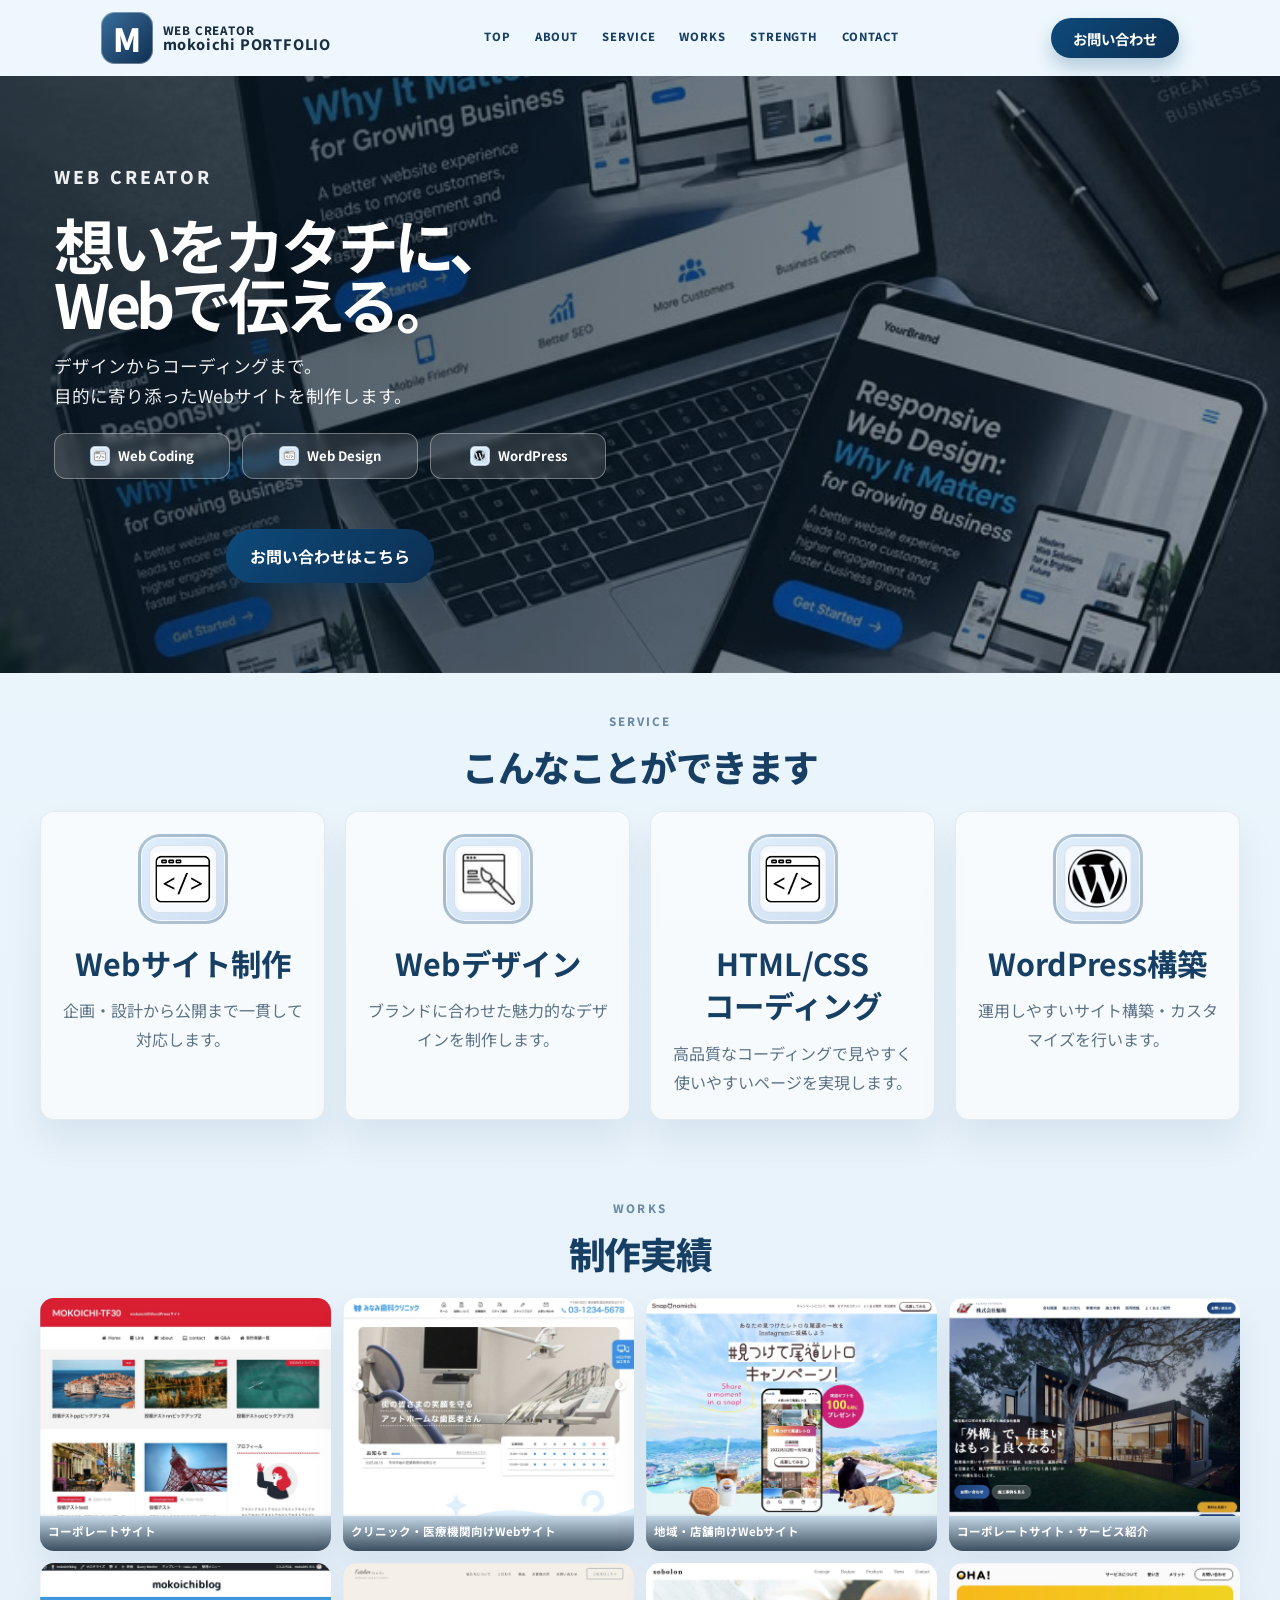
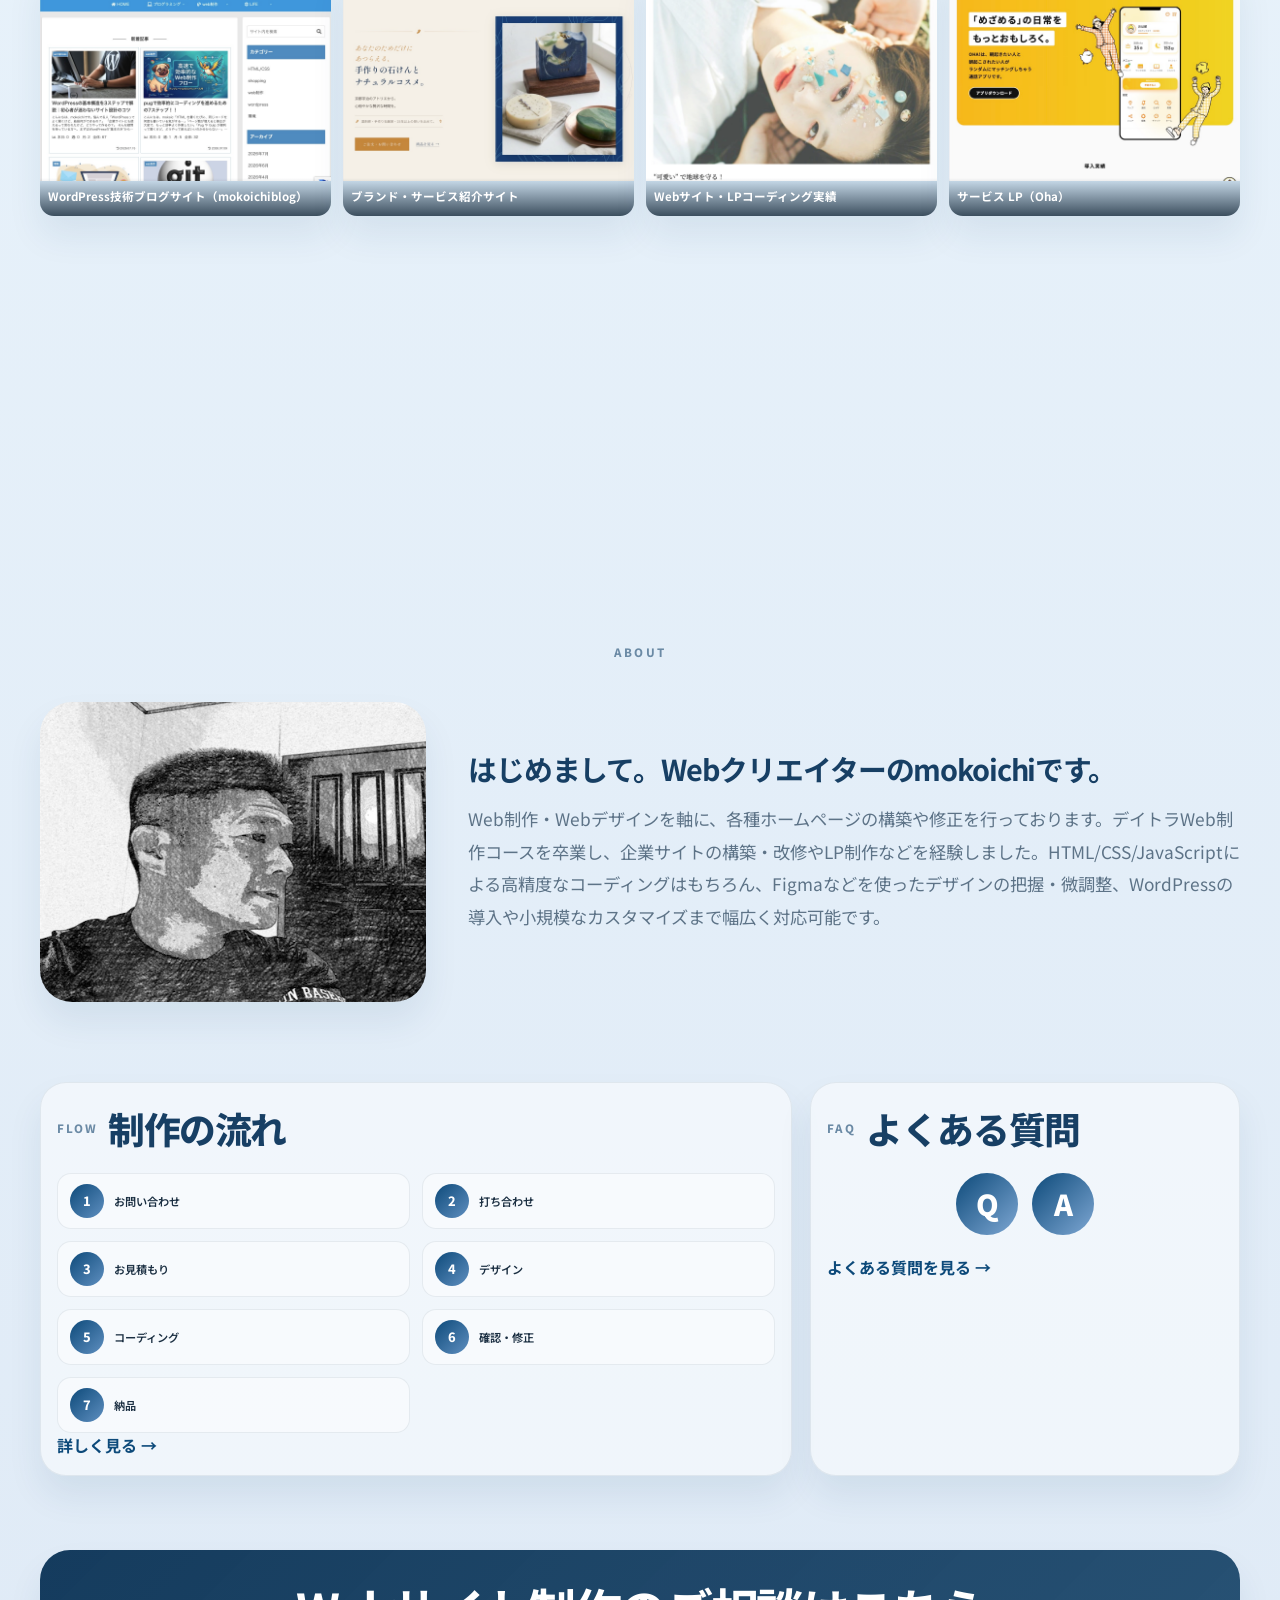
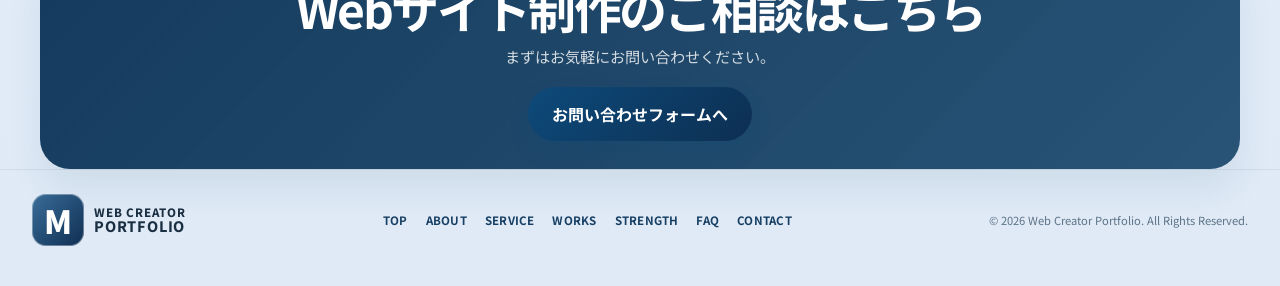
<file: index.html>
<!DOCTYPE html>
<html lang="ja">

<head>
  <meta charset="UTF-8" />
  <meta name="viewport" content="width=device-width, initial-scale=1.0" />
  <meta name="description" content="Webクリエイターのポートフォリオサイト。Webデザイン、WordPress制作、コーディングを承ります。" />
  <title>WEB CREATOR PORTFOLIO</title>
  <link rel="preconnect" href="https://fonts.googleapis.com" />
  <link rel="preconnect" href="https://fonts.gstatic.com" crossorigin />
  <link href="https://fonts.googleapis.com/css2?family=Noto+Sans+JP:wght@400;500;700;800;900&display=swap"
    rel="stylesheet" />
  <link rel="stylesheet" href="./styles.css" />
</head>

<body>
  <div class="site-shell">
    <header class="site-header">
      <div class="logo-wrap" aria-label="WEB CREATOR PORTFOLIO">
        <div class="logo-mark">M</div>
        <div class="logo-text">
          <span>WEB CREATOR</span>
          <span>mokoichi PORTFOLIO</span>
        </div>
      </div>

      <button class="menu-toggle" type="button" aria-label="メニューを開く" aria-expanded="false">
        <span></span>
        <span></span>
        <span></span>
      </button>

      <nav class="main-nav" aria-label="グローバルナビゲーション">
        <a href="#top">TOP</a>
        <a href="#about">ABOUT</a>
        <a href="#service">SERVICE</a>
        <a href="#works">WORKS</a>
        <a href="#strength">STRENGTH</a>
        <a href="./contact.html">CONTACT</a>
      </nav>

      <a class="header-button" href="./contact.html">お問い合わせ</a>
    </header>

    <nav class="mobile-nav-panel" aria-label="モバイルメニュー">
      <a href="#top">TOP</a>
      <a href="#about">ABOUT</a>
      <a href="#service">SERVICE</a>
      <a href="#works">WORKS</a>
      <a href="#strength">STRENGTH</a>
      <a href="./contact.html">CONTACT</a>
    </nav>

    <main>
      <section id="top" class="hero reveal">
        <div class="hero-copy">
          <p class="hero-kicker">WEB CREATOR</p>
          <h1>想いをカタチに、<br />Webで伝える。</h1>
          <p>
            デザインからコーディングまで。<br />
            目的に寄り添ったWebサイトを制作します。
          </p>

          <div class="tag-list" aria-label="対応サービス一覧">
            <span><i class="icon icon-browser"></i>Web Coding</span>
            <span><i class="icon icon-code"></i>Web Design</span>
            <span><i class="icon icon-wordpress"></i>WordPress</span>
          </div>
          <div class="primary-button-box">
            <a class="primary-button" href="./contact.html">お問い合わせはこちら</a>
          </div>
        </div>

      </section>

      <section id="service" class="services reveal">
        <div class="section-title-wrap">
          <span class="eyebrow">SERVICE</span>
          <h2>こんなことができます</h2>
        </div>

        <div class="service-grid">
          <article class="feature-card">
            <div class="feature-icon icon-website"></div>
            <h3>Webサイト制作</h3>
            <p>企画・設計から公開まで一貫して対応します。</p>
          </article>

          <article class="feature-card">
            <div class="feature-icon icon-design"></div>
            <h3>Webデザイン</h3>
            <p>ブランドに合わせた魅力的なデザインを制作します。</p>
          </article>

          <article class="feature-card">
            <div class="feature-icon icon-code"></div>
            <h3>HTML/CSS<br />コーディング</h3>
            <p>高品質なコーディングで見やすく使いやすいページを実現します。</p>
          </article>

          <article class="feature-card">
            <div class="feature-icon icon-wordpress"></div>
            <h3>WordPress構築</h3>
            <p>運用しやすいサイト構築・カスタマイズを行います。</p>
          </article>
        </div>
      </section>

      <section id="works" class="works reveal">
        <div class="section-title-wrap">
          <span class="eyebrow">WORKS</span>
          <h2>制作実績</h2>
        </div>

        <div class="work-grid">
          <a class="work-item" href="http://mokoichi-tf30.ym19991124.com/" target="_blank" rel="noreferrer">
            <img src="./image/works-img1.jpg"
              alt="コーポレートサイト" />
            <div class="work-label">コーポレートサイト</div>
          </a>
          <a class="work-item" href="http://mokoichi-clinic.ym19991124.com/" target="_blank" rel="noreferrer">
            <img src="./image/works-img2.jpg"
              alt="Webサイト" />
            <div class="work-label">クリニック・医療機関向けWebサイト</div>
          </a>
          <a class="work-item" href="https://mokoichi-onomichi.ym19991124.com/" target="_blank" rel="noreferrer">
            <img src="./image/works-img3.jpg"
              alt="カフェのホームページ" />
            <div class="work-label">地域・店舗向けWebサイト</div>
          </a>
          <a class="work-item" href="https://mk196790903.github.io/gaikoukouji/" target="_blank" rel="noreferrer">
            <img src="./image/works-img4.jpg"
              alt="店舗サイト" />
            <div class="work-label">コーポレートサイト・サービス紹介</div>
          </a>
          <a class="work-item" href="http://mk196790903.com/" target="_blank" rel="noreferrer">
            <img src="./image/works-img5.jpg"
              alt="医療サイト" />
            <div class="work-label">WordPress技術ブログサイト（mokoichiblog）</div>
          </a>
          <a class="work-item" href="https://mk196790903.github.io/atsurae/" target="_blank" rel="noreferrer">
            <img src="./image/works-img6.jpg"
              alt="LP制作" />
            <div class="work-label">ブランド・サービス紹介サイト</div>
          </a>
          <a class="work-item" href="https://mk196790903.github.io/sobolon/" target="_blank" rel="noreferrer">
            <img src="./image/works-img7.jpg"
              alt="商品LP" />
            <div class="work-label">Webサイト・LPコーディング実績</div>
          </a>
          <a class="work-item" href="https://mk196790903.github.io/oha/" target="_blank" rel="noreferrer">
            <img src="./image/works-img8.jpg"
              alt="Web制作" />
            <div class="work-label">サービス LP（Oha）</div>
          </a>
        </div>
      </section>

      <section id="strength" class="strength reveal">
        <div class="section-title-wrap">
          <span class="eyebrow">STRENGTH</span>
          <h2>選ばれる4つの理由</h2>
        </div>

        <div class="strength-grid">
          <div class="strength-item">
            <div class="strength-icon">✦</div>
            <h3>目的に合わせた設計</h3>
          </div>
          <div class="strength-item">
            <div class="strength-icon">▣</div>
            <h3>使いやすい<br />レスポンシブ対応</h3>
          </div>
          <div class="strength-item">
            <div class="strength-icon">◫</div>
            <h3>SEOを意識した構造</h3>
          </div>
          <div class="strength-item">
            <div class="strength-icon">◎</div>
            <h3>コミュニケーション重視</h3>
          </div>
        </div>
      </section>

      <section id="about" class="about reveal">
        <div class="about-heading">
          <span class="eyebrow">ABOUT</span>
        </div>

        <div class="about-visual">
          <img src="./image/about-img.jpeg"
            alt="Webクリエイターのイメージ" />
        </div>

        <div class="about-copy">
          <h2>はじめまして。Webクリエイターのmokoichiです。</h2>
          <p>
            Web制作・Webデザインを軸に、各種ホームページの構築や修正を行っております。デイトラWeb制作コースを卒業し、企業サイトの構築・改修やLP制作などを経験しました。HTML/CSS/JavaScriptによる高精度なコーディングはもちろん、Figmaなどを使ったデザインの把握・微調整、WordPressの導入や小規模なカスタマイズまで幅広く対応可能です。
          </p>
        </div>
      </section>

      <div class="bottom-grid reveal">
        <section class="flow">
          <div class="flow-header">
            <span class="eyebrow">FLOW</span>
            <h2>制作の流れ</h2>
          </div>

          <div class="flow-steps">
            <div class="step"><span>1</span><small>お問い合わせ</small></div>
            <div class="step"><span>2</span><small>打ち合わせ</small></div>
            <div class="step"><span>3</span><small>お見積もり</small></div>
            <div class="step"><span>4</span><small>デザイン</small></div>
            <div class="step"><span>5</span><small>コーディング</small></div>
            <div class="step"><span>6</span><small>確認・修正</small></div>
            <div class="step"><span>7</span><small>納品</small></div>
          </div>

          <a class="inline-link" href="./contact.html">詳しく見る →</a>
        </section>

        <section class="faq-box" id="faq">
          <div class="faq-header">
            <span class="eyebrow">FAQ</span>
            <h3>よくある質問</h3>
          </div>
          <div class="faq-content">
            <div class="faq-q">Q</div>
            <div class="faq-a">A</div>
          </div>
          <a class="inline-link" href="./faq.html">よくある質問を見る →</a>
        </section>
      </div>

      <section id="contact" class="contact-banner reveal">
        <div class="banner-content">
          <h2>Webサイト制作のご相談はこちら</h2>
          <p>まずはお気軽にお問い合わせください。</p>
          <a class="primary-button" href="./contact.html">お問い合わせフォームへ</a>
        </div>
      </section>
    </main>

    <footer class="site-footer">
      <div class="footer-brand">
        <div class="logo-mark">M</div>
        <div class="logo-text">
          <span>WEB CREATOR</span>
          <span>PORTFOLIO</span>
        </div>
      </div>

      <nav class="footer-nav" aria-label="フッターナビゲーション">
        <a href="#top">TOP</a>
        <a href="#about">ABOUT</a>
        <a href="#service">SERVICE</a>
        <a href="#works">WORKS</a>
        <a href="#strength">STRENGTH</a>
        <a href="./faq.html">FAQ</a>
        <a href="./contact.html">CONTACT</a>
      </nav>

      <div class="copyright">© <span id="year"></span> Web Creator Portfolio. All Rights Reserved.</div>
    </footer>
  </div>

  <button class="scroll-top-btn" type="button" aria-label="ページトップへ戻る">↑</button>

  <script src="./script.js" defer></script>
</body>

</html>
</file>
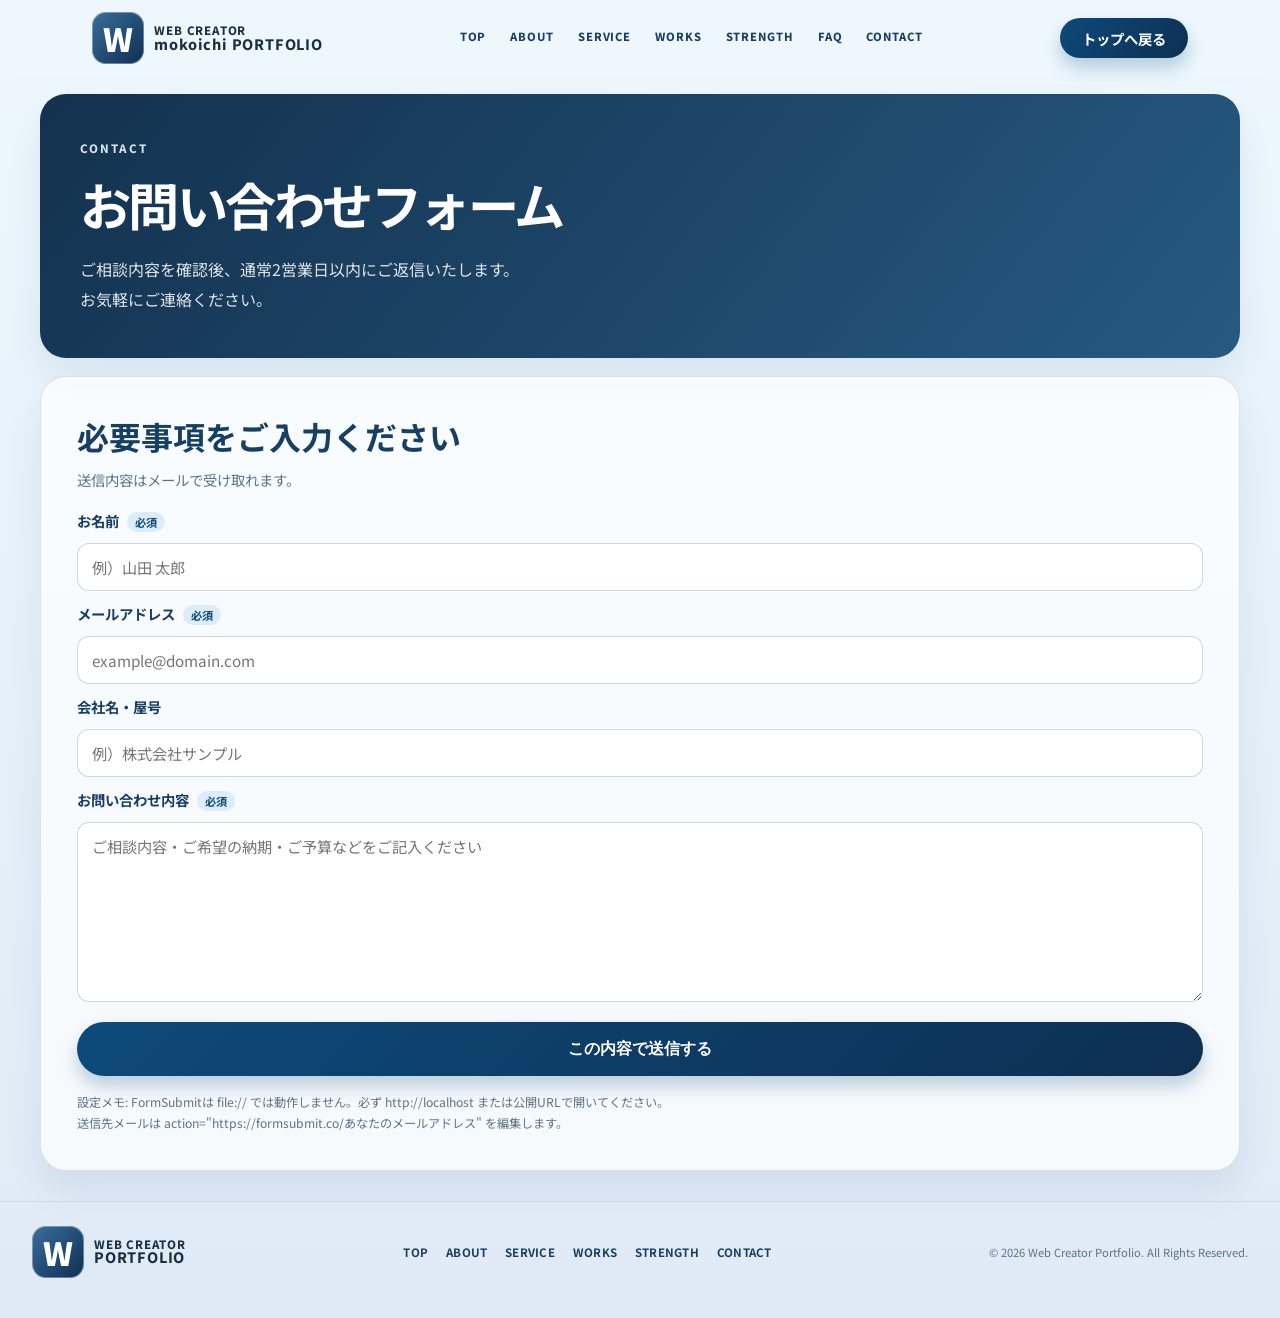
<file: contact.html>
<!DOCTYPE html>
<html lang="ja">

<head>
  <meta charset="UTF-8" />
  <meta name="viewport" content="width=device-width, initial-scale=1.0" />
  <meta name="description" content="Web制作のお問い合わせフォームページです。必要事項をご入力のうえ送信してください。" />
  <title>お問い合わせ | WEB CREATOR PORTFOLIO</title>
  <link rel="preconnect" href="https://fonts.googleapis.com" />
  <link rel="preconnect" href="https://fonts.gstatic.com" crossorigin />
  <link href="https://fonts.googleapis.com/css2?family=Noto+Sans+JP:wght@400;500;700;800;900&display=swap"
    rel="stylesheet" />
  <link rel="stylesheet" href="./styles.css" />
</head>

<body>
  <div class="site-shell">
    <header class="site-header">
      <a class="logo-wrap" href="./index.html" aria-label="トップページへ戻る">
        <div class="logo-mark">W</div>
        <div class="logo-text">
          <span>WEB CREATOR</span>
          <span>mokoichi PORTFOLIO</span>
        </div>
      </a>

      <button class="menu-toggle" type="button" aria-label="メニューを開く" aria-expanded="false">
        <span></span>
        <span></span>
        <span></span>
      </button>

      <nav class="main-nav" aria-label="ページナビゲーション">
        <a href="./index.html#top">TOP</a>
        <a href="./index.html#about">ABOUT</a>
        <a href="./index.html#service">SERVICE</a>
        <a href="./index.html#works">WORKS</a>
        <a href="./index.html#strength">STRENGTH</a>
        <a href="./faq.html">FAQ</a>
        <a href="./contact.html">CONTACT</a>
      </nav>

      <a class="header-button" href="./index.html">トップへ戻る</a>
    </header>

    <nav class="mobile-nav-panel" aria-label="モバイルメニュー">
      <a href="./index.html#top">TOP</a>
      <a href="./index.html#about">ABOUT</a>
      <a href="./index.html#service">SERVICE</a>
      <a href="./index.html#works">WORKS</a>
      <a href="./index.html#strength">STRENGTH</a>
      <a href="./faq.html">FAQ</a>
      <a href="./contact.html">CONTACT</a>
    </nav>

    <main class="contact-page-main">
      <section class="contact-hero reveal">
        <p class="hero-kicker">CONTACT</p>
        <h1>お問い合わせフォーム</h1>
        <p>
          ご相談内容を確認後、通常2営業日以内にご返信いたします。<br />
          お気軽にご連絡ください。
        </p>
      </section>

      <section class="contact-form-section reveal">
        <div class="contact-form-card">
          <h2>必要事項をご入力ください</h2>
          <p class="contact-form-note">送信内容はメールで受け取れます。</p>
          <p class="contact-runtime-note" hidden>
            このページはローカルファイルとして開かれているため送信できません。<br />
            ローカルサーバー（http://localhost）で開いてから再送信してください。
          </p>

          <form class="contact-form" action="https://formsubmit.co/mk196790903@gmail.com" method="POST">
            <input type="hidden" name="_subject" value="【ポートフォリオ】お問い合わせが届きました" />
            <input type="hidden" name="_captcha" value="false" />
            <input type="hidden" name="_template" value="table" />
            <input type="hidden" name="_next" value="./thanks.html" />
            <input type="hidden" name="_replyto" value="" />

            <label for="name">お名前<span>必須</span></label>
            <input id="name" name="お名前" type="text" required placeholder="例）山田 太郎" />

            <label for="email">メールアドレス<span>必須</span></label>
            <input id="email" name="ご連絡先" type="email" required placeholder="example@domain.com" />

            <label for="company">会社名・屋号</label>
            <input id="company" name="会社名" type="text" placeholder="例）株式会社サンプル" />

            <label for="message">お問い合わせ内容<span>必須</span></label>
            <textarea id="message" name="お問い合わせ内容" rows="7" required
              placeholder="ご相談内容・ご希望の納期・ご予算などをご記入ください"></textarea>

            <button type="submit" class="primary-button">この内容で送信する</button>
          </form>

          <p class="contact-help-text">
            設定メモ: FormSubmitは file:// では動作しません。必ず http://localhost または公開URLで開いてください。<br />
            送信先メールは action="https://formsubmit.co/あなたのメールアドレス" を編集します。
          </p>
        </div>
      </section>
    </main>

    <footer class="site-footer">
      <div class="footer-brand">
        <div class="logo-mark">W</div>
        <div class="logo-text">
          <span>WEB CREATOR</span>
          <span>PORTFOLIO</span>
        </div>
      </div>

      <nav class="footer-nav" aria-label="フッターナビゲーション">
        <a href="./index.html#top">TOP</a>
        <a href="./index.html#about">ABOUT</a>
        <a href="./index.html#service">SERVICE</a>
        <a href="./index.html#works">WORKS</a>
        <a href="./index.html#strength">STRENGTH</a>
        <a href="./contact.html">CONTACT</a>
      </nav>

      <div class="copyright">© <span id="year"></span> Web Creator Portfolio. All Rights Reserved.</div>
    </footer>
  </div>

  <script src="./script.js" defer></script>
</body>

</html>
</file>
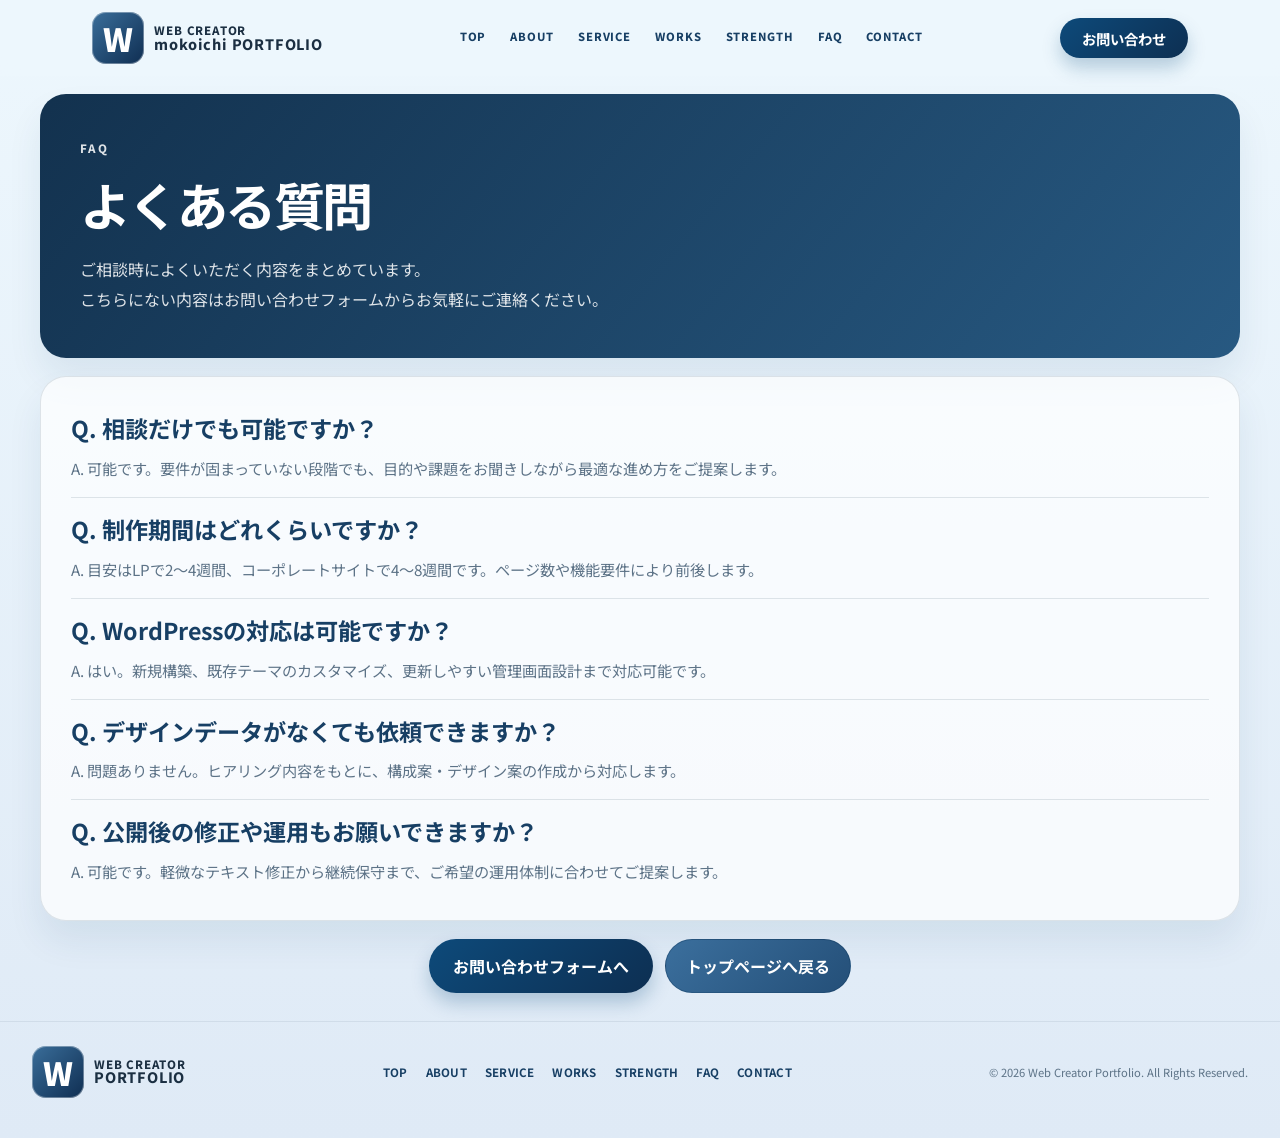
<file: faq.html>
<!DOCTYPE html>
<html lang="ja">

<head>
  <meta charset="UTF-8" />
  <meta name="viewport" content="width=device-width, initial-scale=1.0" />
  <meta name="description" content="Web制作に関するよくある質問をまとめています。" />
  <title>FAQ | WEB CREATOR PORTFOLIO</title>
  <link rel="preconnect" href="https://fonts.googleapis.com" />
  <link rel="preconnect" href="https://fonts.gstatic.com" crossorigin />
  <link href="https://fonts.googleapis.com/css2?family=Noto+Sans+JP:wght@400;500;700;800;900&display=swap"
    rel="stylesheet" />
  <link rel="stylesheet" href="./styles.css" />
</head>

<body>
  <div class="site-shell">
    <header class="site-header">
      <a class="logo-wrap" href="./index.html" aria-label="トップページへ戻る">
        <div class="logo-mark">W</div>
        <div class="logo-text">
          <span>WEB CREATOR</span>
          <span>mokoichi PORTFOLIO</span>
        </div>
      </a>

      <nav class="main-nav" aria-label="ページナビゲーション">
        <a href="./index.html#top">TOP</a>
        <a href="./index.html#about">ABOUT</a>
        <a href="./index.html#service">SERVICE</a>
        <a href="./index.html#works">WORKS</a>
        <a href="./index.html#strength">STRENGTH</a>
        <a href="./faq.html">FAQ</a>
        <a href="./contact.html">CONTACT</a>
      </nav>

      <a class="header-button" href="./contact.html">お問い合わせ</a>
    </header>

    <main class="contact-page-main">
      <section class="contact-hero reveal visible">
        <p class="hero-kicker">FAQ</p>
        <h1>よくある質問</h1>
        <p>
          ご相談時によくいただく内容をまとめています。<br />
          こちらにない内容はお問い合わせフォームからお気軽にご連絡ください。
        </p>
      </section>

      <section class="faq-list-section reveal visible">
        <div class="faq-list-card">
          <article class="faq-entry">
            <h2>Q. 相談だけでも可能ですか？</h2>
            <p>A. 可能です。要件が固まっていない段階でも、目的や課題をお聞きしながら最適な進め方をご提案します。</p>
          </article>

          <article class="faq-entry">
            <h2>Q. 制作期間はどれくらいですか？</h2>
            <p>A. 目安はLPで2〜4週間、コーポレートサイトで4〜8週間です。ページ数や機能要件により前後します。</p>
          </article>

          <article class="faq-entry">
            <h2>Q. WordPressの対応は可能ですか？</h2>
            <p>A. はい。新規構築、既存テーマのカスタマイズ、更新しやすい管理画面設計まで対応可能です。</p>
          </article>

          <article class="faq-entry">
            <h2>Q. デザインデータがなくても依頼できますか？</h2>
            <p>A. 問題ありません。ヒアリング内容をもとに、構成案・デザイン案の作成から対応します。</p>
          </article>

          <article class="faq-entry">
            <h2>Q. 公開後の修正や運用もお願いできますか？</h2>
            <p>A. 可能です。軽微なテキスト修正から継続保守まで、ご希望の運用体制に合わせてご提案します。</p>
          </article>
        </div>

        <div class="faq-page-actions">
          <a class="primary-button" href="./contact.html">お問い合わせフォームへ</a>
          <a class="secondary-button faq-secondary" href="./index.html">トップページへ戻る</a>
        </div>
      </section>
    </main>

    <footer class="site-footer">
      <div class="footer-brand">
        <div class="logo-mark">W</div>
        <div class="logo-text">
          <span>WEB CREATOR</span>
          <span>PORTFOLIO</span>
        </div>
      </div>

      <nav class="footer-nav" aria-label="フッターナビゲーション">
        <a href="./index.html#top">TOP</a>
        <a href="./index.html#about">ABOUT</a>
        <a href="./index.html#service">SERVICE</a>
        <a href="./index.html#works">WORKS</a>
        <a href="./index.html#strength">STRENGTH</a>
        <a href="./faq.html">FAQ</a>
        <a href="./contact.html">CONTACT</a>
      </nav>

      <div class="copyright">© <span id="year"></span> Web Creator Portfolio. All Rights Reserved.</div>
    </footer>
  </div>

  <script src="./script.js" defer></script>
</body>

</html>
</file>
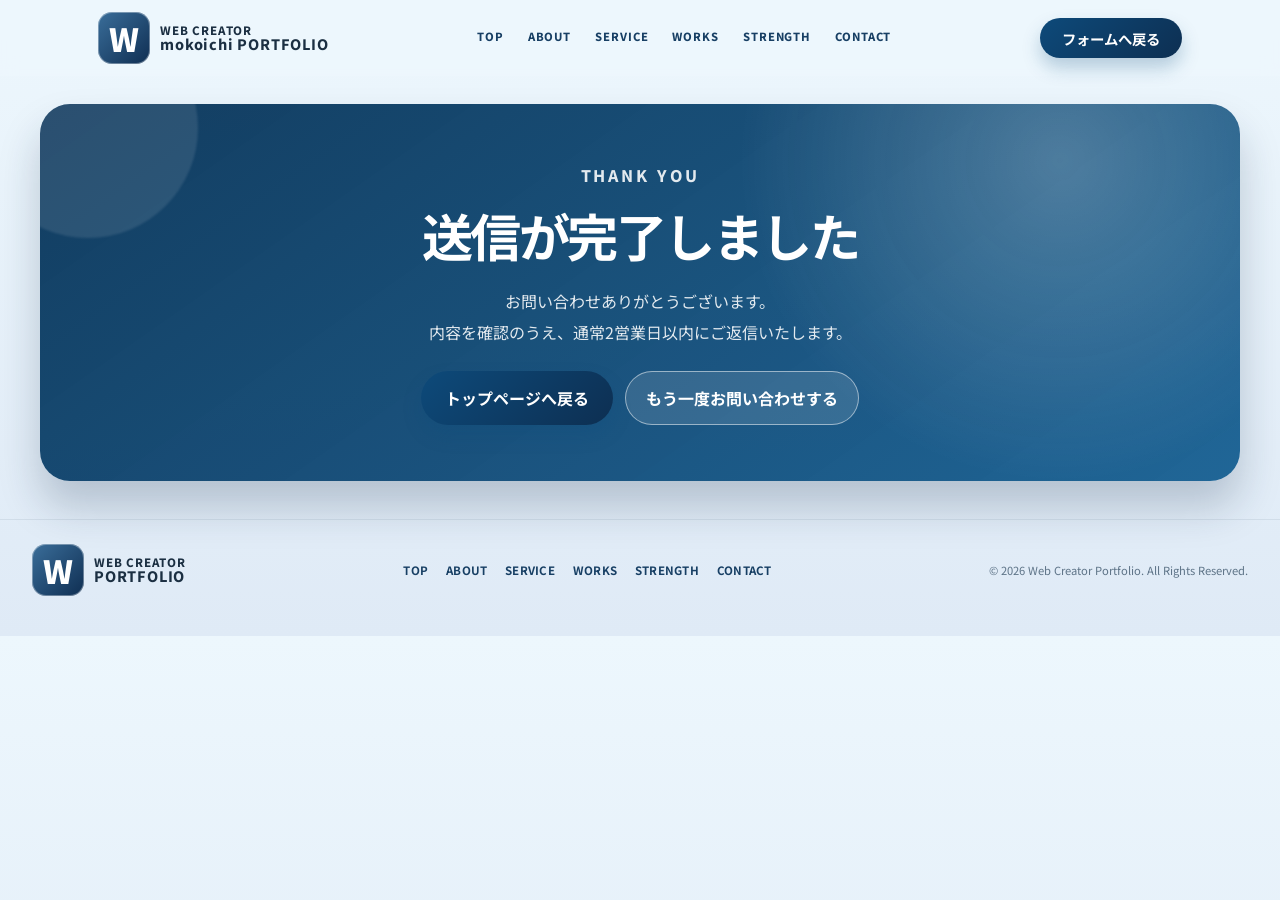
<file: thanks.html>
<!DOCTYPE html>
<html lang="ja">

<head>
  <meta charset="UTF-8" />
  <meta name="viewport" content="width=device-width, initial-scale=1.0" />
  <meta name="description" content="お問い合わせ送信完了ページです。" />
  <title>送信完了 | WEB CREATOR PORTFOLIO</title>
  <link rel="preconnect" href="https://fonts.googleapis.com" />
  <link rel="preconnect" href="https://fonts.gstatic.com" crossorigin />
  <link href="https://fonts.googleapis.com/css2?family=Noto+Sans+JP:wght@400;500;700;800;900&display=swap"
    rel="stylesheet" />
  <link rel="stylesheet" href="./styles.css" />
</head>

<body>
  <div class="site-shell">
    <header class="site-header">
      <a class="logo-wrap" href="./index.html" aria-label="トップページへ戻る">
        <div class="logo-mark">W</div>
        <div class="logo-text">
          <span>WEB CREATOR</span>
          <span>mokoichi PORTFOLIO</span>
        </div>
      </a>

      <nav class="main-nav" aria-label="ページナビゲーション">
        <a href="./index.html#top">TOP</a>
        <a href="./index.html#about">ABOUT</a>
        <a href="./index.html#service">SERVICE</a>
        <a href="./index.html#works">WORKS</a>
        <a href="./index.html#strength">STRENGTH</a>
        <a href="./contact.html">CONTACT</a>
      </nav>

      <a class="header-button" href="./contact.html">フォームへ戻る</a>
    </header>

    <main class="contact-page-main">
      <section class="thanks-wrap reveal visible">
        <div class="thanks-card">
          <p class="hero-kicker">THANK YOU</p>
          <h1>送信が完了しました</h1>
          <p>
            お問い合わせありがとうございます。<br />
            内容を確認のうえ、通常2営業日以内にご返信いたします。
          </p>

          <div class="thanks-actions">
            <a class="primary-button" href="./index.html">トップページへ戻る</a>
            <a class="secondary-button thanks-secondary" href="./contact.html">もう一度お問い合わせする</a>
          </div>
        </div>
      </section>
    </main>

    <footer class="site-footer">
      <div class="footer-brand">
        <div class="logo-mark">W</div>
        <div class="logo-text">
          <span>WEB CREATOR</span>
          <span>PORTFOLIO</span>
        </div>
      </div>

      <nav class="footer-nav" aria-label="フッターナビゲーション">
        <a href="./index.html#top">TOP</a>
        <a href="./index.html#about">ABOUT</a>
        <a href="./index.html#service">SERVICE</a>
        <a href="./index.html#works">WORKS</a>
        <a href="./index.html#strength">STRENGTH</a>
        <a href="./contact.html">CONTACT</a>
      </nav>

      <div class="copyright">© <span id="year"></span> Web Creator Portfolio. All Rights Reserved.</div>
    </footer>
  </div>

  <script src="./script.js" defer></script>
</body>

</html>
</file>
<file: styles.css>
:root {
  --bg: #edf7fd;
  --bg-alt: #dfeef7;
  --panel: #f4f8fb;
  --white: #ffffff;
  --text: #1b2f42;
  --muted: #5d7387;
  --primary: #0d4a7a;
  --primary-deep: #173f64;
  --primary-soft: #dcecf9;
  --line: rgba(16, 45, 70, 0.12);
  --shadow: 0 20px 35px rgba(18, 62, 100, 0.08);
  --radius: 22px;
  --radius-sm: 14px;
  --trans: 0.35s ease;
}

* {
  box-sizing: border-box;
}

html {
  scroll-behavior: smooth;
}

body {
  margin: 0;
  font-family: "Noto Sans JP", sans-serif;
  background: linear-gradient(180deg, #edf7fd 0%, #dfeaf6 100%);
  color: var(--text);
}

img {
  display: block;
  width: 100%;
}

a {
  color: inherit;
  text-decoration: none;
}

.site-shell {
  width: min(100%, 1280px);
  margin: 0 auto;
  padding: 0 0 24px;
}

.site-header {
  display: flex;
  align-items: center;
  justify-content: space-around;
  gap: 12px;
  padding: 18px 18px 10px;
  position: sticky;
  top: 0;
  z-index: 20;
  background: rgba(237, 247, 253, 0.82);
  backdrop-filter: blur(8px);
}

.logo-wrap,
.footer-brand {
  display: inline-flex;
  align-items: center;
  gap: 10px;
  flex-shrink: 0;
}

.logo-mark {
  width: 38px;
  height: 38px;
  border-radius: 10px;
  display: grid;
  place-items: center;
  font-size: 1.4rem;
  font-weight: 900;
  color: #fff;
  background: linear-gradient(135deg, #3a6e9a, #0f2e52);
  box-shadow: inset 0 0 0 1px rgba(255, 255, 255, 0.35);
}

.logo-text {
  display: flex;
  flex-direction: column;
  line-height: 1;
  font-weight: 800;
  letter-spacing: 0.05em;
}

.logo-text span:first-child {
  font-size: 0.48rem;
}

.logo-text span:last-child {
  font-size: 0.62rem;
}

.main-nav {
  display: none;
}

.menu-toggle {
  display: inline-flex;
  flex-direction: column;
  justify-content: center;
  gap: 5px;
  width: 42px;
  height: 42px;
  padding: 10px 8px;
  border: 1px solid rgba(17, 43, 70, 0.12);
  border-radius: 12px;
  background: rgba(255, 255, 255, 0.45);
  cursor: pointer;
  transition: transform var(--trans), background var(--trans);
}

.menu-toggle span {
  display: block;
  width: 100%;
  height: 2px;
  border-radius: 2px;
  background: var(--primary-deep);
  transition: transform var(--trans), opacity var(--trans);
}

.menu-toggle[aria-expanded="true"] span:nth-child(1) {
  transform: translateY(7px) rotate(45deg);
}

.menu-toggle[aria-expanded="true"] span:nth-child(2) {
  opacity: 0;
}

.menu-toggle[aria-expanded="true"] span:nth-child(3) {
  transform: translateY(-7px) rotate(-45deg);
}

.mobile-nav-panel {
  position: fixed;
  top: 72px;
  right: 10px;
  left: 10px;
  z-index: 25;
  display: flex;
  flex-direction: column;
  gap: 10px;
  padding: 12px 10px;
  border-radius: 18px;
  background: rgba(232, 242, 250, 0.96);
  border: 1px solid rgba(17, 43, 70, 0.08);
  box-shadow: 0 18px 30px rgba(17, 43, 70, 0.14);
  transform: translateX(120%);
  opacity: 0;
  visibility: hidden;
  transition: transform 0.35s ease, opacity 0.35s ease, visibility 0.35s ease;
}

.mobile-nav-panel.is-open {
  transform: translateX(0);
  opacity: 1;
  visibility: visible;
}

.mobile-nav-panel a {
  display: block;
  padding: 16px 14px;
  border-radius: 12px;
  background: rgba(255, 255, 255, 0.8);
  font-size: 0.82rem;
  font-weight: 700;
  color: var(--primary-deep);
  border: 1px solid rgba(17, 43, 70, 0.08);
}

.header-button,
.primary-button {
  display: inline-flex;
  align-items: center;
  justify-content: center;
  gap: 8px;
  min-height: 46px;
  padding: 0 18px;
  border-radius: 999px;
  font-weight: 700;
  background: linear-gradient(135deg, #0d4a7a, #0d2f52);
  color: #fff;
  box-shadow: 0 10px 18px rgba(13, 74, 122, 0.25);
  transition: transform var(--trans), box-shadow var(--trans);
}

.header-button:hover,
.primary-button:hover,
.text-link:hover,
.inline-link:hover {
  transform: translateY(-2px);
}

.hero {
  position: relative;
  overflow: hidden;
  padding: clamp(28px, 6vw, 42px) 18px clamp(30px, 7vw, 42px);
  min-height: clamp(420px, 60vw, 760px);
  display: flex;
  align-items: center;
  background:
    linear-gradient(90deg, rgba(10, 26, 38, 0.72), rgba(10, 26, 38, 0.38)),
    url("./image/fv.jpeg") center/cover no-repeat;
  background-size: cover;
  background-position: center center;
  /* 既存のプロパティに加え、親のパディングや制限を無視して画面端まで広げる指定 */
  width: 100vw;
  margin-left: calc(50% - 50vw);
  margin-right: calc(50% - 50vw);
}

.hero::before {
  content: "";
  position: absolute;
  inset: 0;
  background: rgba(13, 35, 52, 0.12);
}

.hero > * {
  position: relative;
  z-index: 1;
}

.hero-copy {
  width: min(100%, 560px);
  text-align: left;
  padding: 28px 0;
}

.hero-kicker {
  margin: 0 0 12px;
  color: rgba(255, 255, 255, 0.85);
  font-size: 0.72rem;
  font-weight: 800;
  letter-spacing: 0.18em;
}

.hero-copy h1 {
  margin: 0;
  font-size: clamp(2.1rem, 8vw, 4.6rem);
  line-height: 1.02;
  letter-spacing: -0.06em;
  font-weight: 700;
  color: #ffffff;
  text-shadow: 0 8px 20px rgba(0, 0, 0, 0.18);
}

.hero-copy p {
  margin: 16px 0 18px;
  color: rgba(255,255,255,0.92);
  font-size: 1rem;
  line-height: 1.8;
  max-width: 420px;
}

.tag-list {
  display: flex;
  flex-wrap: wrap;
  gap: 10px;
  margin: 0 0 22px;
  max-width: 100%;
}

.tag-list span {
  display: inline-flex;
  align-items: center;
  justify-content: center;
  gap: 8px;
  min-height: 42px;
  flex: 1 1 calc(50% - 10px);
  max-width: calc(50% - 10px);
  padding: 8px 12px;
  border: 1px solid rgba(255,255,255,0.35);
  border-radius: 12px;
  background: rgba(255,255,255,0.12);
  backdrop-filter: blur(4px);
  font-size: 0.72rem;
  font-weight: 700;
  color: #ffffff;
  white-space: nowrap;
  overflow: hidden;
  text-overflow: ellipsis;
}

.tag-list span:nth-child(3) {
  flex-basis: 100%;
  max-width: 100%;
}

.primary-button-box {
  display: flex;
  flex-wrap: wrap;
  gap: 12px;
  align-items: center;
}

.secondary-button {
  display: inline-flex;
  align-items: center;
  justify-content: center;
  min-height: 52px;
  padding: 0 20px;
  border-radius: 999px;
  border: 1px solid rgba(255,255,255,0.45);
  background: rgba(255,255,255,0.08);
  color: #ffffff;
  font-weight: 700;
  text-decoration: none;
}

.icon {
  position: relative;
  display: inline-block;
  width: 20px;
  height: 20px;
  min-width: 20px;
  border-radius: 5px;
  flex-shrink: 0;
  overflow: hidden;
  background: linear-gradient(135deg, #dfeefb, #cfe0f3);
  border: 1px solid rgba(18, 52, 79, 0.18);
  box-shadow: inset 0 0 0 1px rgba(255, 255, 255, 0.5);
}

.icon-browser::before,
.icon-code::before,
.icon-wordpress::before {
  content: "";
  position: absolute;
  inset: 3px;
  border-radius: 3px;
  background-repeat: no-repeat;
  background-position: center;
  background-size: 100% auto;
  box-shadow: inset 0 0 0 1px rgba(18, 52, 79, 0.04);
}

.icon-browser::before {
  background-image: url("./image/icon1.jpg");
}

.icon-code::before {
  background-image: url("./image/icon2.jpg");
}

.icon-wordpress::before {
  background-image: url("./image/icon3.png");
}

.hero-visual {
  position: relative;
  height: clamp(260px, 40vw, 420px);
  margin-top: 28px;
}

.device {
  position: absolute;
  filter: drop-shadow(0 28px 25px rgba(22,59,94,0.12));
}

.laptop {
  left: 8px;
  bottom: 0;
  width: min(100%, 590px);
  height: 78%;
}

.screen {
  position: absolute;
  inset: 0 18px 24px 0;
  border-radius: 16px 16px 10px 10px;
  background: linear-gradient(180deg, rgba(247,250,252,0.95), rgba(214,230,243,0.9));
  border: 1px solid rgba(17, 43, 70, 0.1);
  overflow: hidden;
}

.screen-header {
  display: flex;
  align-items: center;
  gap: 8px;
  padding: 12px 15px;
  background: rgba(255,255,255,0.45);
}

.dot {
  width: 9px;
  height: 9px;
  border-radius: 50%;
  display: block;
}

.dot.red { background: #ee7a7a; }
.dot.yellow { background: #f2bc53; }
.dot.green { background: #68c677; }

.screen-content {
  height: calc(100% - 40px);
  padding: 18px 12px 0;
}

.screen-image {
  width: 100%;
  height: 100%;
  border-radius: 12px 12px 0 0;
  background: linear-gradient(135deg, rgba(188, 222, 241, 0.8), rgba(247, 250, 255, 0.6)),
    url("https://images.unsplash.com/photo-1497366754035-f200968a6e72?auto=format&fit=crop&w=1200&q=80") center/cover no-repeat;
  border: 1px solid rgba(17, 43, 70, 0.08);
}

.trackpad {
  position: absolute;
  left: 40px;
  right: 110px;
  bottom: 0;
  height: 18px;
  border-radius: 0 0 18px 18px;
  background: linear-gradient(180deg, #dbe6ee, #b3c4d6);
  border: 1px solid rgba(17, 43, 70, 0.12);
}

.phone {
  right: 0;
  bottom: 10px;
  width: 150px;
  height: 250px;
  border-radius: 28px;
  padding: 10px;
  background: linear-gradient(180deg, #e9f1f6, #cfddea);
  border: 1px solid rgba(17, 43, 70, 0.1);
}

.phone-screen {
  width: 100%;
  height: 100%;
  border-radius: 20px;
  background: linear-gradient(180deg, rgba(125, 178, 214, 0.08), rgba(255,255,255,0.8));
  padding: 16px 14px 10px;
  position: relative;
}

.phone-header {
  font-size: 2rem;
  font-weight: 900;
  color: #163e64;
  text-align: center;
}

.phone-card {
  margin-top: 14px;
  background: linear-gradient(180deg, rgba(255,255,255,0.9), rgba(232,241,247,0.8));
  border-radius: 14px;
  padding: 18px 12px;
  text-align: center;
  color: var(--primary-deep);
  box-shadow: inset 0 0 0 1px rgba(17, 43, 70, 0.08);
}

.phone-card span,
.phone-card small {
  display: block;
  line-height: 1.5;
}

.phone-card span {
  font-size: 0.9rem;
  font-weight: 800;
}

.phone-card small {
  margin-top: 8px;
  font-size: 0.72rem;
  color: var(--muted);
}

.services,
.works,
.strength,
.about,
.bottom-grid {
  padding: 12px 18px 0;
}

.section-title-wrap,
.section-title-row,
.flow-header,
.faq-header {
  display: flex;
  align-items: center;
  justify-content: center;
  gap: 10px;
}

.section-title-wrap {
  flex-direction: column;
  margin: 0 0 18px;
}

.eyebrow {
  font-size: 0.72rem;
  font-weight: 800;
  letter-spacing: 0.18em;
  color: #6b8aa5;
  text-transform: uppercase;
}

.section-title-wrap h2,
.section-title-row h2,
.flow-header h2,
.faq-header h3 {
  margin: 0;
  color: var(--primary-deep);
  font-size: clamp(1.65rem, 4vw, 2.3rem);
  letter-spacing: -0.04em;
  font-weight: 800;
}

.service-grid {
  display: grid;
  grid-template-columns: 1fr;
  gap: 14px;
}

.feature-card {
  background: rgba(255,255,255,0.6);
  border: 1px solid rgba(20,51,75,0.08);
  border-radius: var(--radius-sm);
  padding: 18px 16px;
  box-shadow: var(--shadow);
  text-align: center;
  min-height: 180px;
  transition: transform var(--trans), box-shadow var(--trans);
}

.feature-card:hover {
  transform: translateY(-6px);
  box-shadow: 0 20px 30px rgba(18, 62, 100, 0.12);
}

.feature-icon {
  width: 78px;
  height: 78px;
  margin: 0 auto 14px;
  border-radius: 18px;
  position: relative;
  background: linear-gradient(135deg, #dfeefb, #cfe0f3);
  border: 3px solid rgba(28, 59, 86, 0.24);
  box-shadow: inset 0 0 0 1px rgba(255, 255, 255, 0.75);
}

.feature-icon::before {
  content: "";
  position: absolute;
  inset: 8px;
  border-radius: 10px;
  background-color: #f6faff;
  background-repeat: no-repeat;
  background-position: center;
  border: 1px solid rgba(18, 52, 79, 0.12);
}

.icon-website::before {
  background-image: url("./image/icon1.jpg");
  background-size: 90% auto;
}

.icon-design::before {
  background-image: url("./image/icon2.jpg");
  background-size: 90% auto;
}

.icon-code::before {
  background-image: url("./image/icon1.jpg");
  background-size: 90% auto;
}

.icon-wordpress::before {
  background-image: url("./image/icon3.png");
  background-size: 90% auto;
}

.feature-card h3 {
  margin: 0 0 8px;
  font-size: 1.15rem;
  color: var(--primary-deep);
}

.feature-card p {
  margin: 0;
  font-size: 0.83rem;
  color: var(--muted);
  line-height: 1.7;
}

.section-title-row {
  justify-content: space-between;
  margin-bottom: 16px;
}

.text-link,
.inline-link {
  display: inline-flex;
  align-items: center;
  gap: 6px;
  color: var(--primary);
  font-weight: 700;
  font-size: 0.74rem;
}

.work-grid {
  display: grid;
  grid-template-columns: repeat(2, minmax(0, 1fr));
  gap: 12px;
}

.work-item {
  position: relative;
  overflow: hidden;
  border-radius: 14px;
  background: #cfe2f1;
  box-shadow: var(--shadow);
  aspect-ratio: 1.15;
  transition: transform var(--trans), box-shadow var(--trans);
}

.work-item:hover {
  transform: translateY(-6px);
  box-shadow: 0 18px 28px rgba(18,62,100,0.12);
}

.work-item img {
  height: 100%;
  object-fit:contain;
  object-position: top;
  
  transition: transform 0.8s ease;
}

.work-item:hover img {
  transform: scale(1.08);
}

.work-label {
  position: absolute;
  left: 0;
  right: 0;
  bottom: 0;
  padding: 10px 8px 12px;
  font-size: 0.72rem;
  font-weight: 700;
  color: #fff;
  background: linear-gradient(180deg, transparent, rgba(11, 29, 45, 0.75));
}

.strength-grid {
  display: grid;
  grid-template-columns: repeat(2, minmax(0, 1fr));
  gap: 14px;
  margin-top: 14px;
}

.strength-item {
  display: flex;
  flex-direction: column;
  align-items: center;
  justify-content: center;
  min-height: 170px;
  padding: 20px 12px;
  background: rgba(255,255,255,0.5);
  border: 1px solid rgba(20,51,75,0.08);
  border-radius: 20px;
  box-shadow: var(--shadow);
  text-align: center;
}

.strength-icon {
  width: 64px;
  height: 64px;
  display: grid;
  place-items: center;
  border-radius: 50%;
  margin-bottom: 14px;
  background: linear-gradient(135deg, #edf8ff, #d4eafc);
  border: 1px solid rgba(17,43,70,0.08);
  font-size: 2rem;
  color: var(--primary);
}

.strength-item h3 {
  margin: 0;
  font-size: 1rem;
  line-height: 1.5;
  color: var(--primary-deep);
}

.about {
  display: grid;
  gap: 18px;
  align-items: center;
  padding-top: 28px;
}

.about-heading {
  grid-column: 1 / -1;
  display: flex;
  justify-content: center;
}

.about-visual {
  overflow: hidden;
  border-radius: 24px;
  box-shadow: var(--shadow);
}

.about-visual img {
  aspect-ratio: 1 / 1;
  object-fit: cover;
  object-position: center;
}

.about-copy h2 {
  margin: 0 0 16px;
  font-size: clamp(1.0rem, 3vw, 2.8rem);
  line-height: 1.3;
  letter-spacing: -0.04em;
  color: var(--primary-deep);
}

.about-copy p {
  margin: 0 0 16px;
  color: var(--muted);
  font-size: 1rem;
  line-height: 1.9;
}

.bottom-grid {
  display: grid;
  gap: 18px;
  padding-top: 30px;
}

.flow,
.faq-box {
  background: rgba(255,255,255,0.5);
  border: 1px solid rgba(20,51,75,0.08);
  border-radius: 26px;
  box-shadow: var(--shadow);
  padding: 18px 16px;
}

.flow-header,
.faq-header {
  justify-content: flex-start;
  margin-bottom: 18px;
}

.flow-steps {
  display: grid;
  grid-template-columns: repeat(2, minmax(0, 1fr));
  gap: 12px;
}

.step {
  display: flex;
  align-items: center;
  gap: 10px;
  padding: 10px 12px;
  border-radius: 14px;
  border: 1px solid rgba(20,51,75,0.08);
  background: rgba(255,255,255,0.45);
}

.step span {
  width: 34px;
  height: 34px;
  display: grid;
  place-items: center;
  border-radius: 50%;
  background: linear-gradient(135deg, #0d4a7a, #5f8fc0);
  color: white;
  font-weight: 800;
  font-size: 0.8rem;
}

.step small {
  font-size: 0.7rem;
  color: var(--text);
  font-weight: 600;
}

.faq-content {
  display: flex;
  align-items: center;
  justify-content: center;
  gap: 14px;
  margin-bottom: 20px;
}

.faq-q,
.faq-a {
  width: 62px;
  height: 62px;
  border-radius: 50%;
  display: grid;
  place-items: center;
  font-size: 1.8rem;
  font-weight: 900;
  color: #fff;
  background: linear-gradient(135deg, #0d4a7a, #7ea7d3);
}

.contact-banner {
  margin: 30px 18px 0;
  padding: 30px 16px 28px;
  border-radius: 30px;
  background: linear-gradient(135deg, rgba(8,48,84,0.94), rgba(21,67,104,0.9)),
    url("https://images.unsplash.com/photo-1497366754035-f200968a6e72?auto=format&fit=crop&w=1200&q=80") center/cover no-repeat;
  text-align: center;
  box-shadow: var(--shadow);
}

.banner-content h2 {
  margin: 0 0 8px;
  font-size: clamp(1.8rem, 5vw, 3rem);
  line-height: 1.2;
  letter-spacing: -0.05em;
  color: #fff;
}

.banner-content p {
  margin: 0 0 20px;
  font-size: 0.95rem;
  color: rgba(255,255,255,0.8);
}

.site-footer {
  display: flex;
  flex-direction: column;
  gap: 18px;
  padding: 28px 18px 10px;
  border-top: 1px solid rgba(17,43,70,0.08);
}

.footer-nav {
  display: flex;
  flex-wrap: wrap;
  gap: 16px 18px;
  justify-content: flex-start;
  font-size: 0.72rem;
  font-weight: 700;
  letter-spacing: 0.02em;
  color: var(--primary-deep);
}

.copyright {
  font-size: 0.7rem;
  color: var(--muted);
}

.scroll-top-btn {
  position: fixed;
  right: 20px;
  bottom: 20px;
  z-index: 40;
  display: inline-flex;
  align-items: center;
  justify-content: center;
  width: 52px;
  height: 52px;
  border: none;
  border-radius: 50%;
  background: linear-gradient(135deg, #0d4a7a, #2b6fa6);
  color: #fff;
  font-size: 1.25rem;
  font-weight: 800;
  box-shadow: 0 12px 22px rgba(13, 74, 122, 0.28);
  cursor: pointer;
  opacity: 0;
  visibility: hidden;
  transform: translateY(12px);
  transition: transform var(--trans), opacity var(--trans), visibility var(--trans);
}

.scroll-top-btn.is-visible {
  opacity: 1;
  visibility: visible;
  transform: translateY(0);
}

.scroll-top-btn:hover {
  transform: translateY(-2px);
}

.reveal {
  opacity: 0;
  transform: translateY(25px);
  transition: opacity 0.7s ease, transform 0.7s ease;
}

.reveal.visible {
  opacity: 1;
  transform: translateY(0);
}

.contact-page-main {
  padding: 18px;
}

.contact-hero {
  margin-bottom: 18px;
  border-radius: 26px;
  padding: clamp(26px, 6vw, 44px) clamp(18px, 5vw, 40px);
  background: linear-gradient(130deg, rgba(7, 39, 69, 0.95), rgba(18, 72, 116, 0.9));
  color: #ffffff;
  box-shadow: var(--shadow);
}

.contact-hero h1 {
  margin: 8px 0 14px;
  font-size: clamp(1.9rem, 6vw, 3.2rem);
  letter-spacing: -0.05em;
}

.contact-hero p {
  margin: 0;
  line-height: 1.85;
  color: rgba(255, 255, 255, 0.86);
}

.contact-form-section {
  margin-bottom: 12px;
}

.contact-form-card {
  border-radius: 26px;
  padding: clamp(22px, 5vw, 36px);
  background: rgba(255, 255, 255, 0.72);
  border: 1px solid rgba(20, 51, 75, 0.12);
  box-shadow: var(--shadow);
}

.contact-form-card h2 {
  margin: 0;
  color: var(--primary-deep);
  font-size: clamp(1.35rem, 4vw, 2rem);
}

.contact-form-note {
  margin: 10px 0 20px;
  color: var(--muted);
  font-size: 0.9rem;
}

.contact-runtime-note {
  margin: 0 0 14px;
  padding: 12px 14px;
  border-radius: 12px;
  background: #fff2f2;
  border: 1px solid #f0c3c3;
  color: #8a1f1f;
  font-size: 0.84rem;
  line-height: 1.7;
}

.contact-form {
  display: grid;
  gap: 12px;
}

.contact-form label {
  color: var(--primary-deep);
  font-size: 0.9rem;
  font-weight: 700;
}

.contact-form label span {
  margin-left: 8px;
  padding: 2px 8px;
  border-radius: 999px;
  font-size: 0.7rem;
  background: #dcecf9;
  color: var(--primary);
}

.contact-form input,
.contact-form textarea {
  width: 100%;
  border: 1px solid rgba(20, 51, 75, 0.2);
  border-radius: 12px;
  background: #ffffff;
  color: var(--text);
  font-size: 0.95rem;
  font-family: inherit;
  padding: 12px 14px;
  transition: border-color var(--trans), box-shadow var(--trans);
}

.contact-form input:focus,
.contact-form textarea:focus {
  outline: none;
  border-color: #2d6ea2;
  box-shadow: 0 0 0 4px rgba(45, 110, 162, 0.16);
}

.contact-form textarea {
  resize: vertical;
  min-height: 180px;
}

.hp-field {
  position: absolute;
  left: -9999px;
  opacity: 0;
  pointer-events: none;
}

.contact-form .primary-button {
  margin-top: 8px;
  border: none;
  cursor: pointer;
}

.contact-help-text {
  margin: 16px 0 0;
  color: var(--muted);
  font-size: 0.76rem;
  line-height: 1.7;
}

.faq-list-section {
  margin-bottom: 10px;
}

.faq-list-card {
  border-radius: 26px;
  padding: clamp(18px, 4vw, 30px);
  background: rgba(255, 255, 255, 0.72);
  border: 1px solid rgba(20, 51, 75, 0.12);
  box-shadow: var(--shadow);
}

.faq-entry {
  padding: 14px 0;
  border-bottom: 1px solid rgba(20, 51, 75, 0.12);
}

.faq-entry:first-child {
  padding-top: 4px;
}

.faq-entry:last-child {
  border-bottom: none;
  padding-bottom: 4px;
}

.faq-entry h2 {
  margin: 0 0 8px;
  font-size: clamp(1.04rem, 2.8vw, 1.45rem);
  line-height: 1.5;
  color: var(--primary-deep);
}

.faq-entry p {
  margin: 0;
  color: var(--muted);
  font-size: 0.95rem;
  line-height: 1.9;
}

.faq-page-actions {
  display: flex;
  flex-wrap: wrap;
  gap: 12px;
  justify-content: center;
  margin-top: 18px;
}

.faq-secondary {
  color: #ffffff;
  border-color: rgba(13, 53, 88, 0.35);
  background: linear-gradient(135deg, #3b6f9d, #244f78);
}

.faq-secondary:hover {
  background: linear-gradient(135deg, #4b82b3, #2f5d88);
}

.thanks-wrap {
  margin: 10px 0 20px;
}

.thanks-card {
  position: relative;
  overflow: hidden;
  border-radius: 30px;
  padding: clamp(30px, 6vw, 56px) clamp(18px, 6vw, 54px);
  text-align: center;
  background:
    radial-gradient(circle at 85% 15%, rgba(255, 255, 255, 0.22), transparent 30%),
    linear-gradient(145deg, rgba(9, 52, 89, 0.96), rgba(15, 90, 142, 0.92));
  color: #ffffff;
  box-shadow: 0 26px 42px rgba(17, 43, 70, 0.22);
}

.thanks-card::after {
  content: "";
  position: absolute;
  width: 220px;
  height: 220px;
  border-radius: 50%;
  top: -86px;
  left: -62px;
  background: rgba(255, 255, 255, 0.1);
  filter: blur(1px);
}

.thanks-card > * {
  position: relative;
  z-index: 1;
}

.thanks-card h1 {
  margin: 8px 0 14px;
  font-size: clamp(2rem, 6vw, 3.4rem);
  letter-spacing: -0.05em;
}

.thanks-card p {
  margin: 0 auto;
  max-width: 620px;
  font-size: 1rem;
  line-height: 1.9;
  color: rgba(255, 255, 255, 0.88);
}

.thanks-actions {
  margin-top: 24px;
  display: flex;
  flex-wrap: wrap;
  gap: 12px;
  justify-content: center;
}

.thanks-secondary {
  border-color: rgba(255, 255, 255, 0.5);
  background: rgba(255, 255, 255, 0.12);
}

.thanks-secondary:hover {
  background: rgba(255, 255, 255, 0.2);
}

@media (min-width: 600px) {
  .about {
    grid-template-columns: 1fr 1.4fr;
  }

  .bottom-grid {
    grid-template-columns: 1.4fr 0.8fr;
    align-items: stretch;
  }
}

@media (min-width: 860px) {
  .services,
  .about {
    padding-left: 32px;
    padding-right: 32px;
  }

  .service-grid {
    grid-template-columns: repeat(4, minmax(0, 1fr));
    gap: 20px;
  }

  .feature-card {
    min-height: 260px;
    padding: 22px 18px;
  }

  .feature-icon {
    width: 90px;
    height: 90px;
    border-radius: 22px;
    margin-bottom: 18px;
  }

  .icon-website::before,
  .icon-design::before,
  .icon-wordpress::before {
    font-size: 3rem;
  }

  .icon-code::before {
    font-size: 2rem;
  }

  .feature-card h3 {
    font-size: 1.9rem;
    line-height: 1.4;
    margin-bottom: 12px;
  }

  .feature-card p {
    font-size: 1rem;
    line-height: 1.8;
  }

  .site-header {
    padding: 12px 30px;
    width: 100vw;
    margin-left: calc(50% - 50vw);
    margin-right: calc(50% - 50vw);
  }

  .logo-mark {
    width: 52px;
    height: 52px;
    border-radius: 14px;
    font-size: 2rem;
  }

  .logo-text span:first-child {
    font-size: 0.72rem;
  }

  .logo-text span:last-child {
    font-size: 0.9rem;
  }

  .menu-toggle,
  .mobile-nav-panel {
    display: none !important;
  }

  .main-nav {
    display: flex;
    align-items: center;
    justify-content: center;
    gap: 24px;
    font-size: 0.7rem;
    font-weight: 800;
    letter-spacing: 0.08em;
    color: var(--primary-deep);
  }

  .main-nav a {
    position: relative;
    padding-bottom: 4px;
  }

  .main-nav a::after {
    content: "";
    position: absolute;
    left: 0;
    bottom: 0;
    width: 100%;
    height: 1px;
    background: rgba(18, 52, 79, 0.25);
    transform: scaleX(0);
    transform-origin: center;
    transition: transform var(--trans);
  }

  .main-nav a:hover::after {
    transform: scaleX(1);
  }

  .header-button {
    min-height: 40px;
    padding: 0 22px;
    font-size: 0.9rem;
  }

  .hero {
    display: grid;
    grid-template-columns: 0.95fr 1.05fr;
    align-items: center;
    min-height: clamp(520px, 46vw, 760px);
    padding: 40px 32px 32px;
  }

  .hero-copy {
    padding-left: 8px;
  }

  .hero-copy h1 {
    font-size: clamp(3.2rem, 4vw, 5rem);
    line-height: 0.98;
    letter-spacing: -0.07em;
  }

  .hero-copy p {
    margin-top: 18px;
    margin-bottom: 22px;
    font-size: 1.1rem;
    line-height: 1.7;
  }

  .tag-list {
    display: flex;
    flex-wrap: nowrap;
    gap: 12px;
    margin-bottom: 20px;
  }

  .tag-list span {
    flex: 1 1 0;
    max-width: none;
    padding: 10px 18px;
    font-size: 0.82rem;
    min-height: 46px;
  }

  .tag-list span:nth-child(3) {
    flex: 1 1 0;
    max-width: none;
  }

  .primary-button-box {
    display: flex;
    justify-content: center;
    padding: 30px;
  }

  .primary-button {
    min-height: 54px;
    padding: 0 24px;
    font-size: 1rem;
  }

  .hero-visual {
    height: 440px;
    margin-top: 0;
  }

  .about {
    grid-template-columns: 1fr 2fr;
    gap: 42px;
    padding-top: 42px;
  }

  .about-visual {
    border-radius: 32px;
  }

  .about-visual img {
    aspect-ratio: 1.1;
    max-height: 300px;
  }

  .about-copy {
    display: flex;
    flex-direction: column;
    justify-content: center;
    align-items: flex-start;
  }

  .about-copy h2 {
    font-size: clamp(1.8rem, 1.4vw, 3.2rem);
    line-height: 1.1;
    margin-bottom: 18px;
  }

  .about-copy p {
    font-size: 1.08rem;
    line-height: 1.9;
  }

  .inline-link {
    font-size: 1rem;
  }

  .laptop {
    left: 10px;
    bottom: 8px;
    width: min(100%, 620px);
    height: 100%;
  }

  .phone {
    right: 10px;
    bottom: 8px;
    width: 170px;
    height: 280px;
  }

  .phone-card {
    margin-top: 18px;
    padding: 20px 12px;
  }

  .phone-card span {
    font-size: 1.1rem;
  }

  .phone-card small {
    margin-top: 10px;
    font-size: 0.74rem;
  }

  .work-grid {
    grid-template-columns: repeat(4, minmax(0, 1fr));
  }

  .strength-grid {
    grid-template-columns: repeat(4, minmax(0, 1fr));
  }

  .site-footer {
    flex-direction: row;
    align-items: center;
    justify-content: space-between;
    padding: 24px 32px 10px;
  }

  .footer-nav {
    justify-content: center;
  }
}

@media (max-width: 859px) {
  .site-header {
    gap: 8px;
  }

  .header-button {
    display: none;
  }

  .logo-wrap {
    flex: 1;
  }

  .hero {
    padding-top: 18px;
  }

  .hero-copy h1 {
    font-size: clamp(2rem, 8vw, 3.5rem);
    letter-spacing: -0.08em;
  }

  .hero-copy p {
    font-size: 0.95rem;
  }

  .tag-list {
    display: flex;
    flex-direction: column;
  }

  .tag-list span {
    justify-content: flex-start;
    flex-basis: 100%;
    max-width: 100%;
    padding: 8px 12px;
    font-size: 0.64rem;
  }

  .icon {
    width: 16px;
    height: 16px;
    min-width: 16px;
  }

  .icon-code::before {
    font-size: 0.58rem;
  }

  .icon-wordpress::before {
    font-size: 0.7rem;
  }

  .primary-button-box {
    display: flex;
    justify-content: center;
    padding: 20px;
  }

  .primary-button {
    width: 100%;
    max-width: 300px;
  }

  .hero-visual {
    height: 240px;
    margin-top: 18px;
  }

  .laptop {
    left: 0;
    width: 100%;
    max-width: 100%;
    height: 180px;
  }

  .phone {
    width: 92px;
    height: 160px;
    right: 10px;
  }

  .phone-card {
    margin-top: 10px;
    padding: 10px 8px;
  }

  .phone-card span {
    font-size: 0.66rem;
  }

  .phone-card small {
    font-size: 0.54rem;
  }
}

@media (min-width: 1100px) {
  .site-shell {
    padding-bottom: 30px;
  }

  .services,
  .works,
  .strength,
  .about,
  .bottom-grid {
    padding: 40px;
  }

  .hero {
    padding-left: 46px;
    padding-right: 46px;
  }

  .hero-copy h1 {
    font-size: clamp(3.8rem, 3.3vw, 5.5rem);
  }

  .hero-visual {
    height: 400px;
  }

  .laptop {
    height: 400px;
  }

  .phone {
    width: 185px;
    height: 300px;
    right: 18px;
  }

  .contact-banner {
    margin: 34px 40px 0;
  }

  .contact-page-main {
    padding-left: 40px;
    padding-right: 40px;
  }

  .thanks-card h1 {
    font-size: clamp(2.4rem, 4vw, 4rem);
  }
}
</file>
